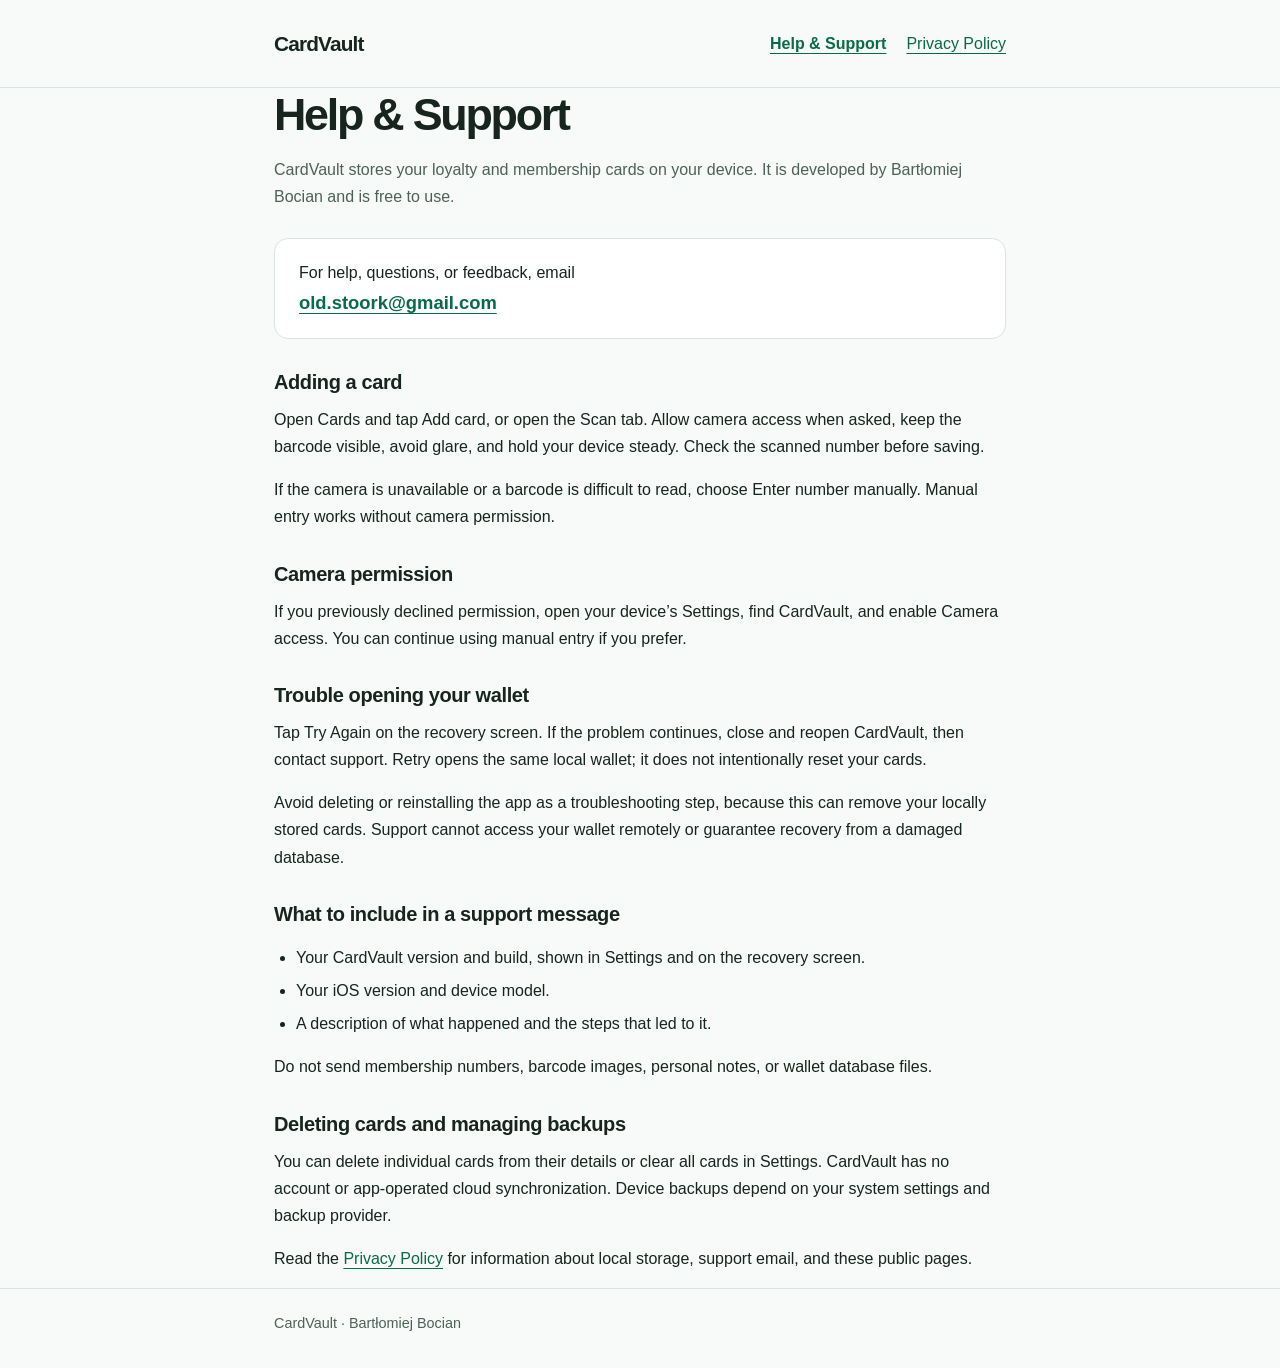
<file: cardvault/index.html>
<!doctype html>
<html lang="en">
<head>
  <meta charset="utf-8">
  <meta name="viewport" content="width=device-width, initial-scale=1">
  <meta name="description" content="Get help with CardVault, the local loyalty-card wallet for iPhone and iPad. Contact developer Bartłomiej Bocian.">
  <meta name="color-scheme" content="light dark">
  <title>CardVault · Help &amp; Support</title>
  <link rel="icon" type="image/svg+xml" href="data:image/svg+xml,%3Csvg xmlns='http://www.w3.org/2000/svg' viewBox='0 0 32 32'%3E%3Crect width='32' height='32' rx='8' fill='%230b7e55'/%3E%3Crect x='6' y='9' width='20' height='14' rx='3' fill='none' stroke='white' stroke-width='2'/%3E%3Cpath d='M7 14h18M10 19h5' stroke='white' stroke-width='2'/%3E%3C/svg%3E">
  <style>
    :root { color-scheme: light dark; --bg: #f7faf8; --panel: #fff; --ink: #17251e; --muted: #4d6256; --line: #d9e4dd; --accent: #086b47; }
    * { box-sizing: border-box; }
    body { margin: 0; background: var(--bg); color: var(--ink); font: 1rem/1.7 -apple-system, BlinkMacSystemFont, "Segoe UI", sans-serif; }
    .wrap { max-width: 780px; margin: auto; padding: 0 24px; }
    header { border-bottom: 1px solid var(--line); }
    header .wrap { display: flex; align-items: center; justify-content: space-between; flex-wrap: wrap; gap: 12px 24px; padding-top: 22px; padding-bottom: 22px; }
    .brand { font-size: 1.3rem; font-weight: 750; letter-spacing: -.04em; color: var(--ink); text-decoration: none; }
    nav { display: flex; gap: 20px; flex-wrap: wrap; }
    a { color: var(--accent); text-underline-offset: 4px; overflow-wrap: anywhere; }
    a:focus-visible { outline: 3px solid var(--accent); outline-offset: 5px; border-radius: 3px; }
    nav a { display: inline-block; padding: 8px 0; }
    nav a[aria-current] { font-weight: 700; }
    main { padding-top: 42px; padding-bottom: 48px; }
    h1 { font-size: clamp(2rem, 6vw, 2.8rem); line-height: 1.2; letter-spacing: -.05em; margin: 0 0 14px; }
    h2 { font-size: 1.25rem; line-height: 1.35; letter-spacing: -.02em; margin: 30px 0 10px; }
    p { margin: 10px 0 16px; }
    .intro { color: var(--muted); }
    .contact { background: var(--panel); border: 1px solid var(--line); border-radius: 14px; padding: 20px 24px; margin: 28px 0; }
    .contact p { margin: 0; }
    .contact a { font-size: 1.15rem; font-weight: 650; }
    ul { padding-left: 22px; }
    li { margin: 6px 0; }
    footer { border-top: 1px solid var(--line); padding: 22px 0 32px; color: var(--muted); font-size: .9rem; }
    footer p { margin: 0; }
    @media (max-width: 480px) { .wrap { padding-left: 20px; padding-right: 20px; } main { padding-top: 30px; } .contact { padding: 18px; } }
    @media (prefers-color-scheme: dark) { :root { --bg: #101813; --panel: #17231b; --ink: #edf5ef; --muted: #b5c9bc; --line: #34473a; --accent: #76e0b0; } }
  </style>
</head>
<body>
  <header>
    <div class="wrap">
      <a class="brand" href="./">CardVault</a>
      <nav aria-label="Main navigation">
        <a href="./" aria-current="page">Help &amp; Support</a>
        <a href="privacy.html">Privacy Policy</a>
      </nav>
    </div>
  </header>
  <main class="wrap">
    <h1>Help &amp; Support</h1>
    <p class="intro">CardVault stores your loyalty and membership cards on your device. It is developed by Bartłomiej Bocian and is free to use.</p>
    <div class="contact">
      <p>For help, questions, or feedback, email</p>
      <p><a href="mailto:old.stoork@gmail.com">old.stoork@gmail.com</a></p>
    </div>
    <section aria-labelledby="add-card">
      <h2 id="add-card">Adding a card</h2>
      <p>Open Cards and tap Add card, or open the Scan tab. Allow camera access when asked, keep the barcode visible, avoid glare, and hold your device steady. Check the scanned number before saving.</p>
      <p>If the camera is unavailable or a barcode is difficult to read, choose Enter number manually. Manual entry works without camera permission.</p>
    </section>
    <section aria-labelledby="camera">
      <h2 id="camera">Camera permission</h2>
      <p>If you previously declined permission, open your device’s Settings, find CardVault, and enable Camera access. You can continue using manual entry if you prefer.</p>
    </section>
    <section aria-labelledby="wallet">
      <h2 id="wallet">Trouble opening your wallet</h2>
      <p>Tap Try Again on the recovery screen. If the problem continues, close and reopen CardVault, then contact support. Retry opens the same local wallet; it does not intentionally reset your cards.</p>
      <p>Avoid deleting or reinstalling the app as a troubleshooting step, because this can remove your locally stored cards. Support cannot access your wallet remotely or guarantee recovery from a damaged database.</p>
    </section>
    <section aria-labelledby="report">
      <h2 id="report">What to include in a support message</h2>
      <ul>
        <li>Your CardVault version and build, shown in Settings and on the recovery screen.</li>
        <li>Your iOS version and device model.</li>
        <li>A description of what happened and the steps that led to it.</li>
      </ul>
      <p>Do not send membership numbers, barcode images, personal notes, or wallet database files.</p>
    </section>
    <section aria-labelledby="delete">
      <h2 id="delete">Deleting cards and managing backups</h2>
      <p>You can delete individual cards from their details or clear all cards in Settings. CardVault has no account or app-operated cloud synchronization. Device backups depend on your system settings and backup provider.</p>
      <p>Read the <a href="privacy.html">Privacy Policy</a> for information about local storage, support email, and these public pages.</p>
    </section>
  </main>
  <footer><div class="wrap"><p>CardVault · Bartłomiej Bocian</p></div></footer>
</body>
</html>
</file>
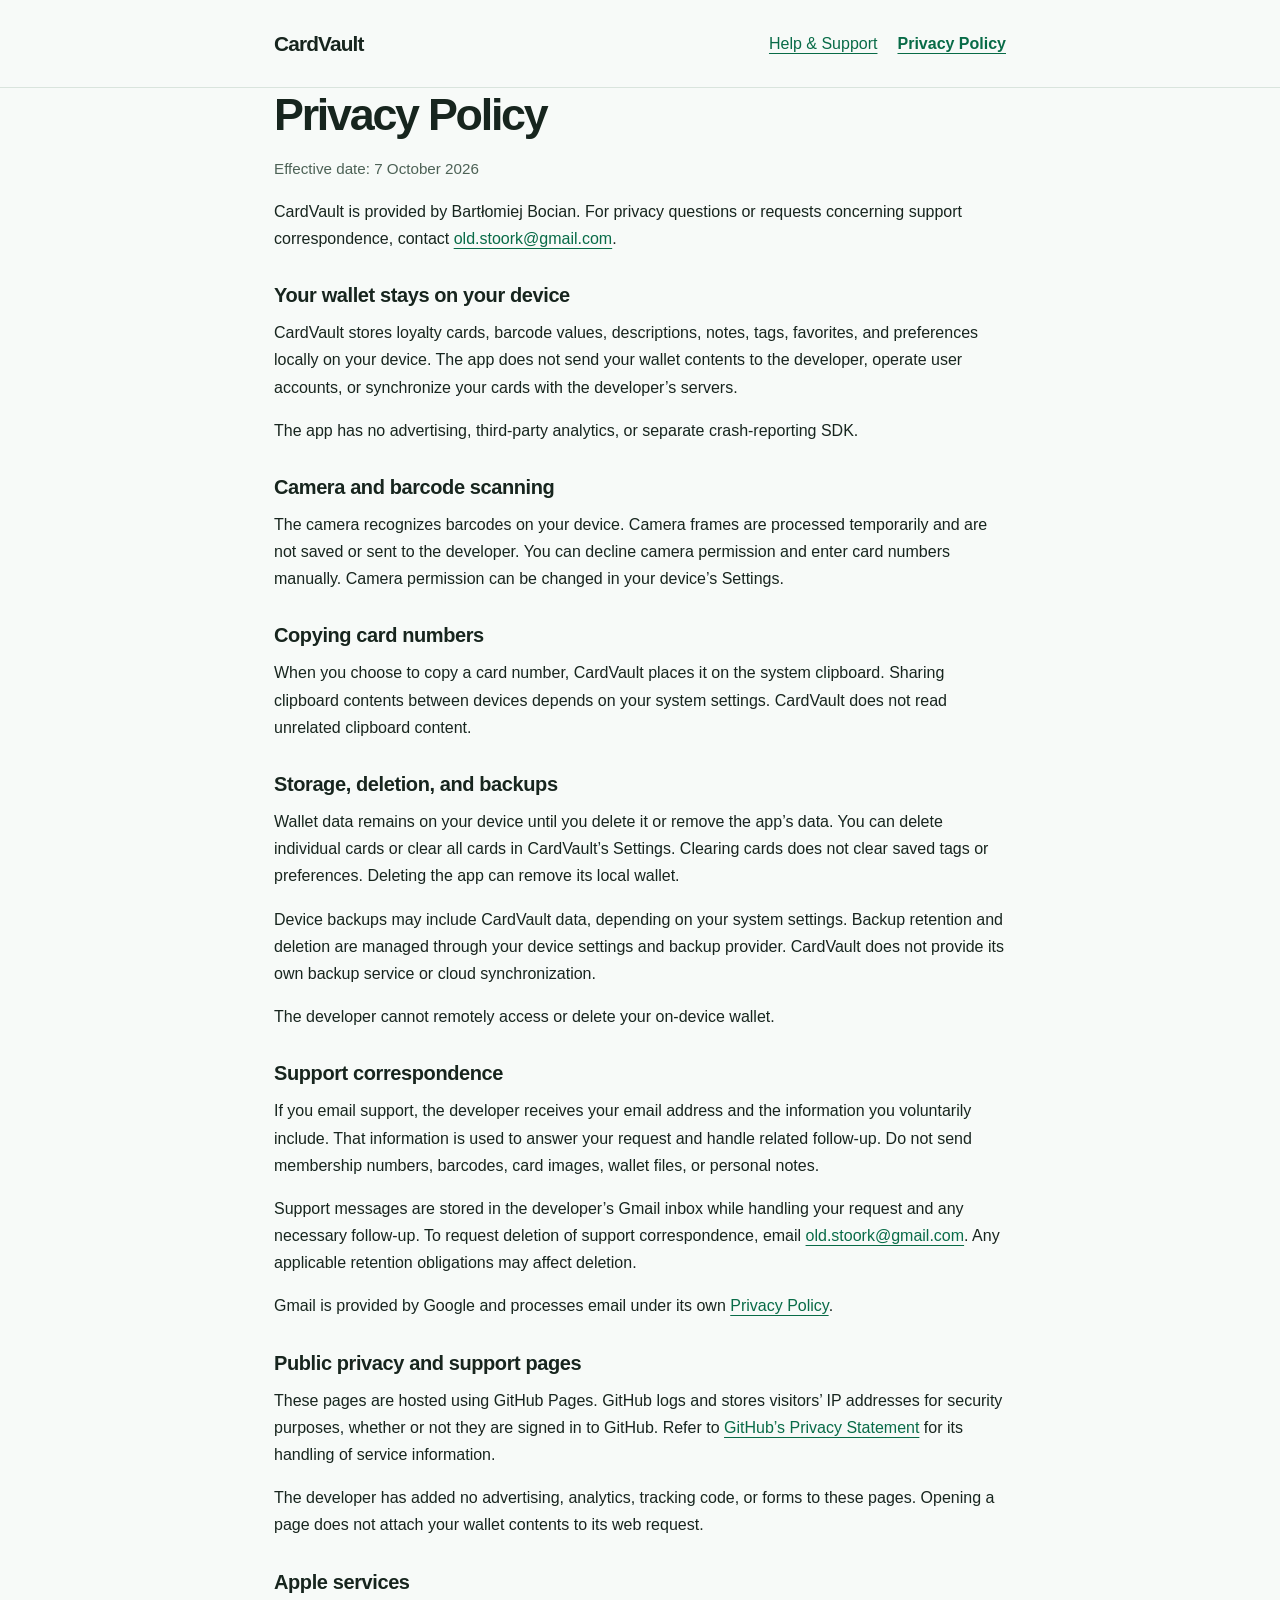
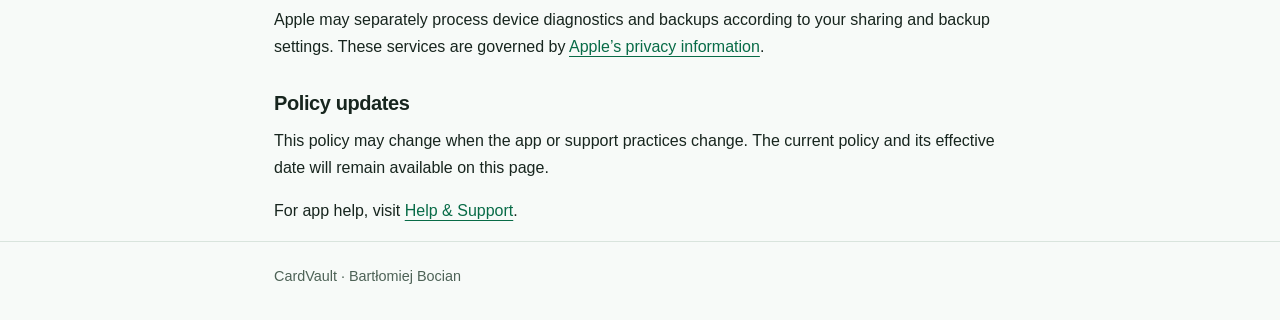
<file: cardvault/privacy.html>
<!doctype html>
<html lang="en">
<head>
  <meta charset="utf-8">
  <meta name="viewport" content="width=device-width, initial-scale=1">
  <meta name="description" content="CardVault privacy policy: local wallet storage, on-device barcode scanning, support correspondence, and website hosting.">
  <meta name="color-scheme" content="light dark">
  <title>CardVault · Privacy Policy</title>
  <link rel="icon" type="image/svg+xml" href="data:image/svg+xml,%3Csvg xmlns='http://www.w3.org/2000/svg' viewBox='0 0 32 32'%3E%3Crect width='32' height='32' rx='8' fill='%230b7e55'/%3E%3Crect x='6' y='9' width='20' height='14' rx='3' fill='none' stroke='white' stroke-width='2'/%3E%3Cpath d='M7 14h18M10 19h5' stroke='white' stroke-width='2'/%3E%3C/svg%3E">
  <style>
    :root { color-scheme: light dark; --bg: #f7faf8; --ink: #17251e; --muted: #4d6256; --line: #d9e4dd; --accent: #086b47; }
    * { box-sizing: border-box; }
    body { margin: 0; background: var(--bg); color: var(--ink); font: 1rem/1.7 -apple-system, BlinkMacSystemFont, "Segoe UI", sans-serif; }
    .wrap { max-width: 780px; margin: auto; padding: 0 24px; }
    header { border-bottom: 1px solid var(--line); }
    header .wrap { display: flex; align-items: center; justify-content: space-between; flex-wrap: wrap; gap: 12px 24px; padding-top: 22px; padding-bottom: 22px; }
    .brand { font-size: 1.3rem; font-weight: 750; letter-spacing: -.04em; color: var(--ink); text-decoration: none; }
    nav { display: flex; gap: 20px; flex-wrap: wrap; }
    a { color: var(--accent); text-underline-offset: 4px; overflow-wrap: anywhere; }
    a:focus-visible { outline: 3px solid var(--accent); outline-offset: 5px; border-radius: 3px; }
    nav a { display: inline-block; padding: 8px 0; }
    nav a[aria-current] { font-weight: 700; }
    main { padding-top: 42px; padding-bottom: 48px; }
    h1 { font-size: clamp(2rem, 6vw, 2.8rem); line-height: 1.2; letter-spacing: -.05em; margin: 0 0 14px; }
    h2 { font-size: 1.25rem; line-height: 1.35; letter-spacing: -.02em; margin: 30px 0 10px; }
    p { margin: 10px 0 16px; }
    .date { color: var(--muted); font-size: .95rem; }
    footer { border-top: 1px solid var(--line); padding: 22px 0 32px; color: var(--muted); font-size: .9rem; }
    footer p { margin: 0; }
    @media (max-width: 480px) { .wrap { padding-left: 20px; padding-right: 20px; } main { padding-top: 30px; } }
    @media (prefers-color-scheme: dark) { :root { --bg: #101813; --ink: #edf5ef; --muted: #b5c9bc; --line: #34473a; --accent: #76e0b0; } }
  </style>
</head>
<body>
  <header>
    <div class="wrap">
      <a class="brand" href="./">CardVault</a>
      <nav aria-label="Main navigation">
        <a href="./">Help &amp; Support</a>
        <a href="privacy.html" aria-current="page">Privacy Policy</a>
      </nav>
    </div>
  </header>
  <main class="wrap">
    <h1>Privacy Policy</h1>
    <p class="date">Effective date: <time datetime="2026-10-07">7 October 2026</time></p>
    <p>CardVault is provided by Bartłomiej Bocian. For privacy questions or requests concerning support correspondence, contact <a href="mailto:old.stoork@gmail.com">old.stoork@gmail.com</a>.</p>
    <section aria-labelledby="local">
      <h2 id="local">Your wallet stays on your device</h2>
      <p>CardVault stores loyalty cards, barcode values, descriptions, notes, tags, favorites, and preferences locally on your device. The app does not send your wallet contents to the developer, operate user accounts, or synchronize your cards with the developer’s servers.</p>
      <p>The app has no advertising, third-party analytics, or separate crash-reporting SDK.</p>
    </section>
    <section aria-labelledby="camera">
      <h2 id="camera">Camera and barcode scanning</h2>
      <p>The camera recognizes barcodes on your device. Camera frames are processed temporarily and are not saved or sent to the developer. You can decline camera permission and enter card numbers manually. Camera permission can be changed in your device’s Settings.</p>
    </section>
    <section aria-labelledby="clipboard">
      <h2 id="clipboard">Copying card numbers</h2>
      <p>When you choose to copy a card number, CardVault places it on the system clipboard. Sharing clipboard contents between devices depends on your system settings. CardVault does not read unrelated clipboard content.</p>
    </section>
    <section aria-labelledby="retention">
      <h2 id="retention">Storage, deletion, and backups</h2>
      <p>Wallet data remains on your device until you delete it or remove the app’s data. You can delete individual cards or clear all cards in CardVault’s Settings. Clearing cards does not clear saved tags or preferences. Deleting the app can remove its local wallet.</p>
      <p>Device backups may include CardVault data, depending on your system settings. Backup retention and deletion are managed through your device settings and backup provider. CardVault does not provide its own backup service or cloud synchronization.</p>
      <p>The developer cannot remotely access or delete your on-device wallet.</p>
    </section>
    <section aria-labelledby="email">
      <h2 id="email">Support correspondence</h2>
      <p>If you email support, the developer receives your email address and the information you voluntarily include. That information is used to answer your request and handle related follow-up. Do not send membership numbers, barcodes, card images, wallet files, or personal notes.</p>
      <p>Support messages are stored in the developer’s Gmail inbox while handling your request and any necessary follow-up. To request deletion of support correspondence, email <a href="mailto:old.stoork@gmail.com">old.stoork@gmail.com</a>. Any applicable retention obligations may affect deletion.</p>
      <p>Gmail is provided by Google and processes email under its own <a href="https://policies.google.com/privacy">Privacy Policy</a>.</p>
    </section>
    <section aria-labelledby="website">
      <h2 id="website">Public privacy and support pages</h2>
      <p>These pages are hosted using GitHub Pages. GitHub logs and stores visitors’ IP addresses for security purposes, whether or not they are signed in to GitHub. Refer to <a href="https://docs.github.com/en/site-policy/privacy-policies/github-general-privacy-statement">GitHub’s Privacy Statement</a> for its handling of service information.</p>
      <p>The developer has added no advertising, analytics, tracking code, or forms to these pages. Opening a page does not attach your wallet contents to its web request.</p>
    </section>
    <section aria-labelledby="apple">
      <h2 id="apple">Apple services</h2>
      <p>Apple may separately process device diagnostics and backups according to your sharing and backup settings. These services are governed by <a href="https://www.apple.com/legal/privacy/">Apple’s privacy information</a>.</p>
    </section>
    <section aria-labelledby="updates">
      <h2 id="updates">Policy updates</h2>
      <p>This policy may change when the app or support practices change. The current policy and its effective date will remain available on this page.</p>
      <p>For app help, visit <a href="./">Help &amp; Support</a>.</p>
    </section>
  </main>
  <footer><div class="wrap"><p>CardVault · Bartłomiej Bocian</p></div></footer>
</body>
</html>
</file>
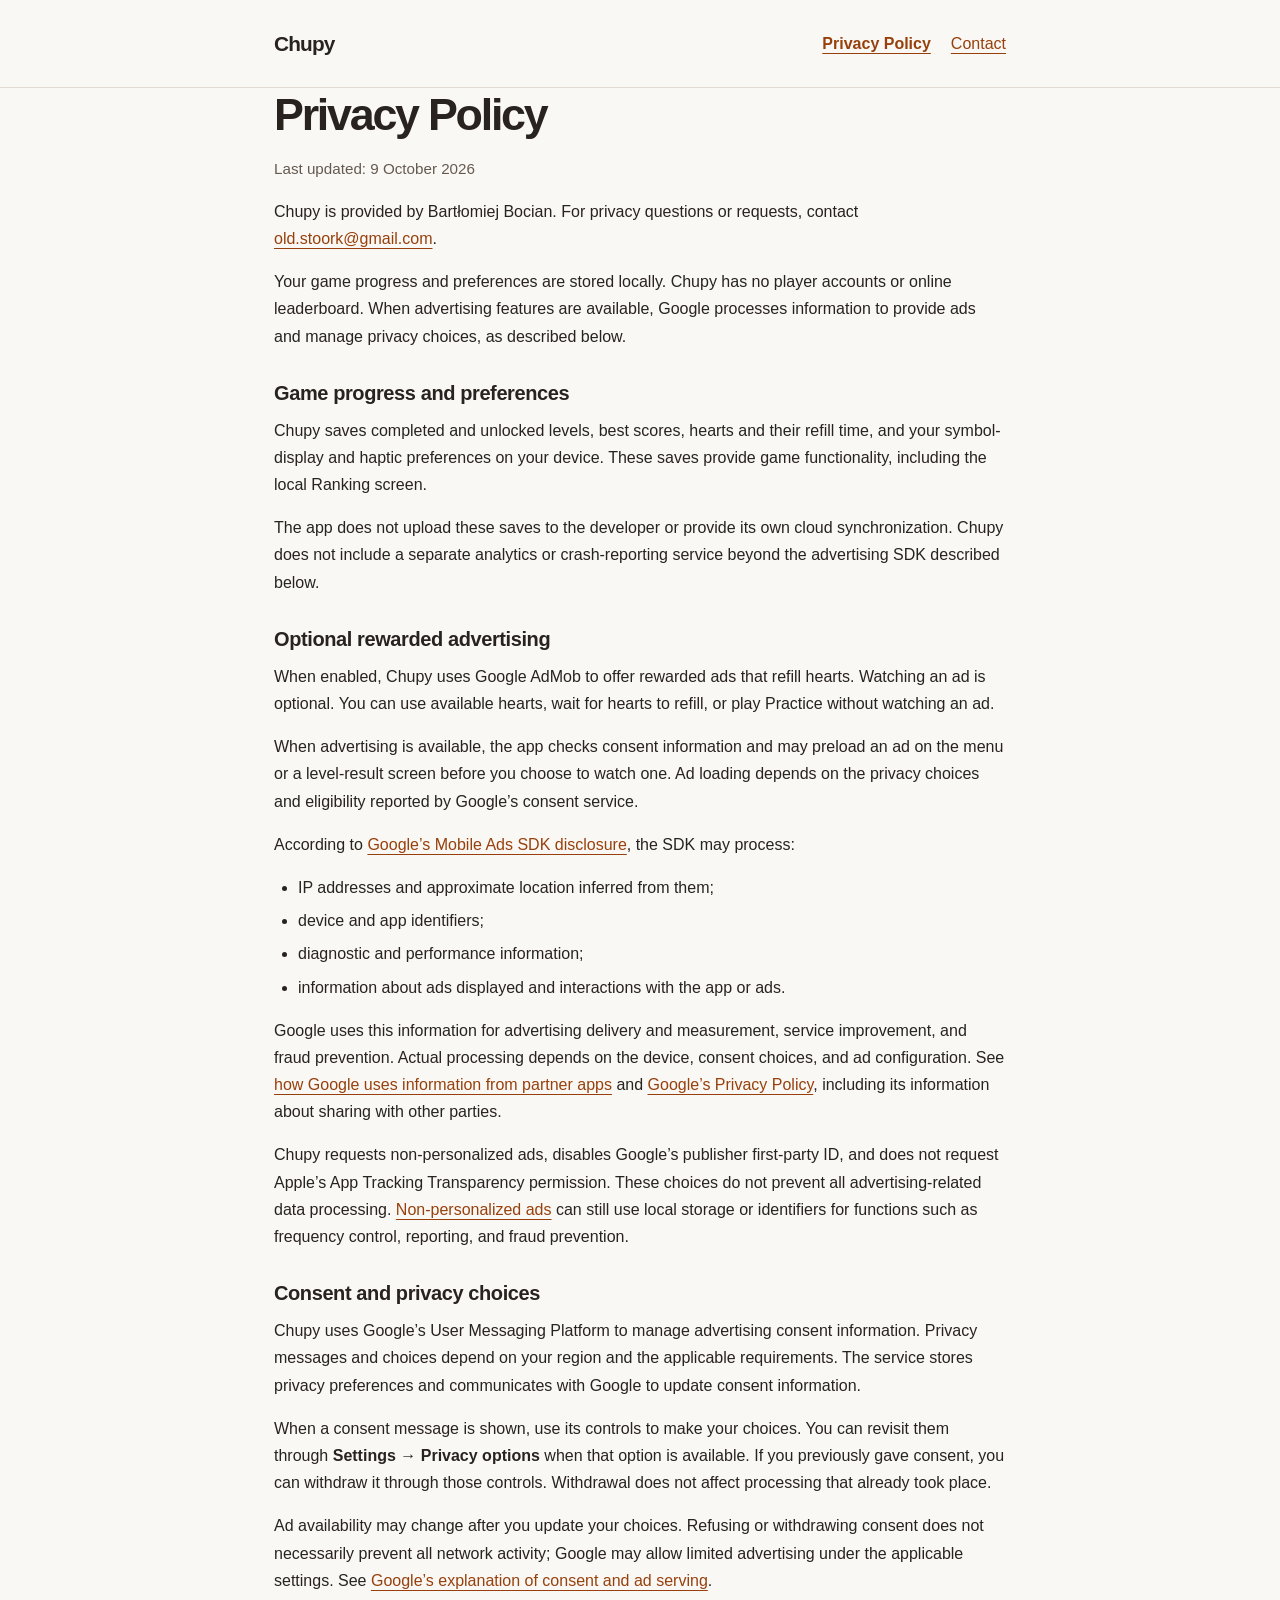
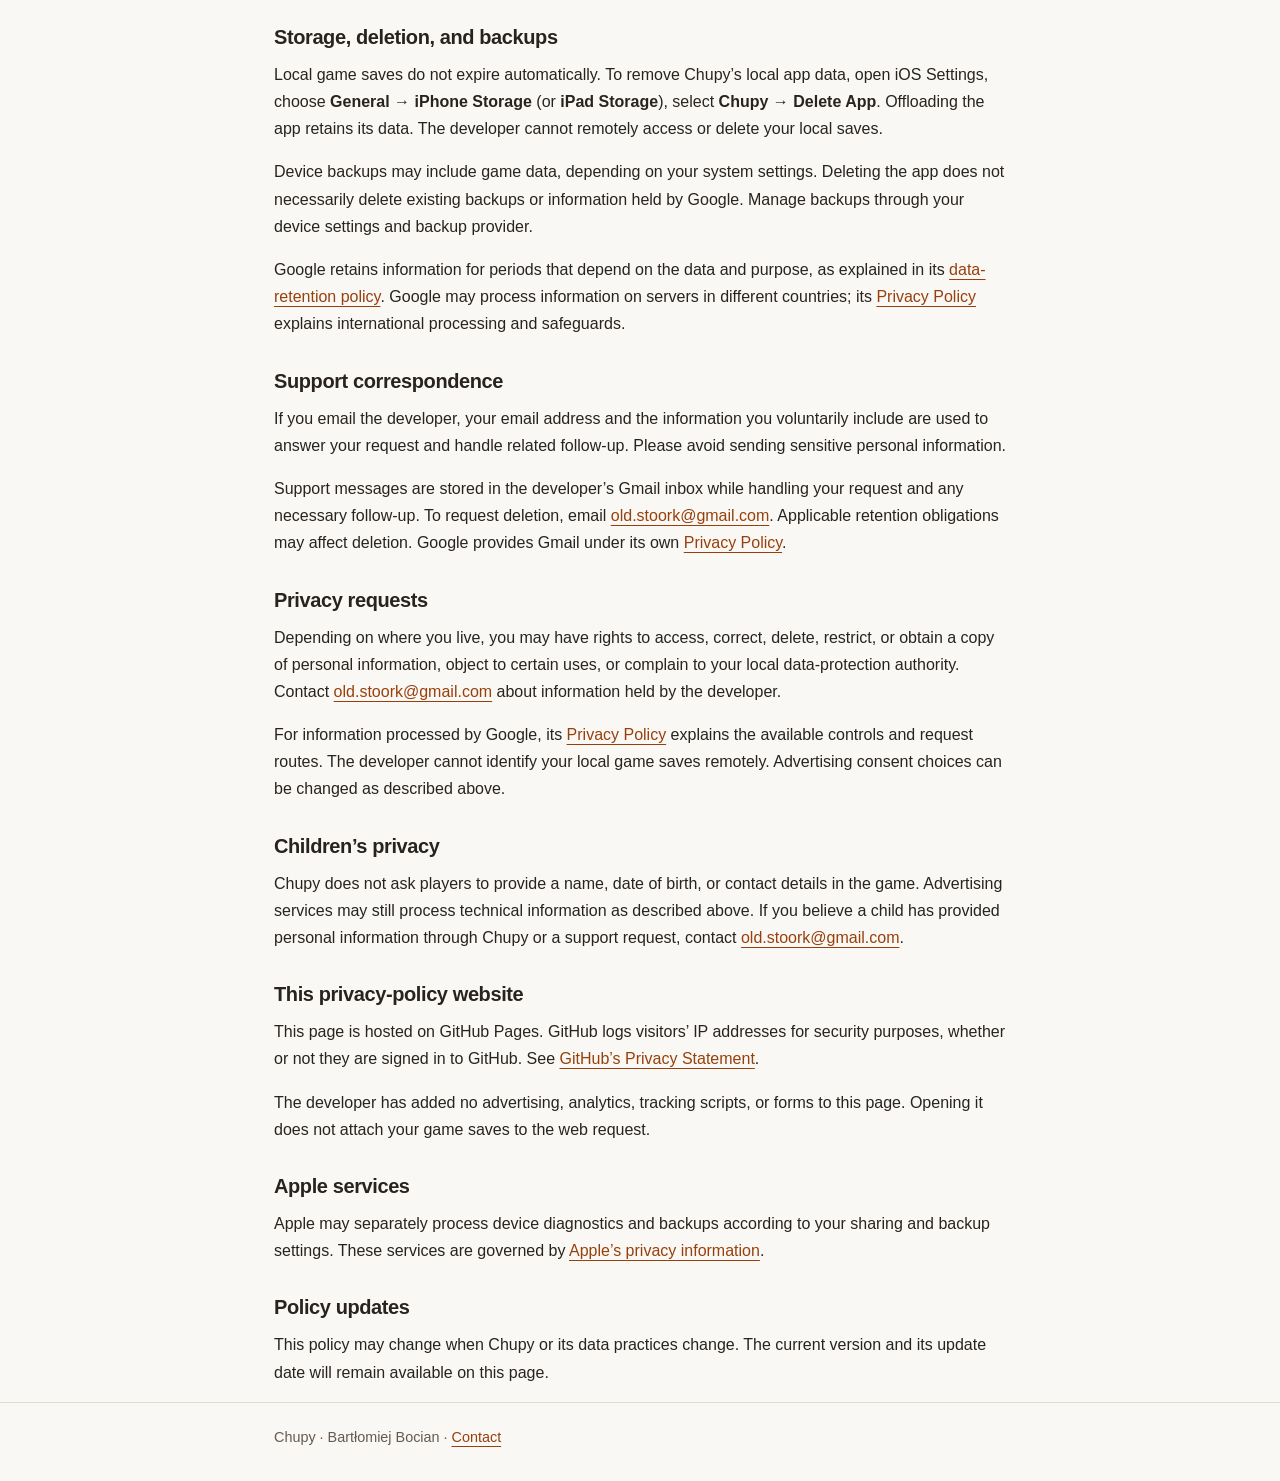
<file: chupy/privacy.html>
<!doctype html>
<html lang="en">
<head>
  <meta charset="utf-8">
  <meta name="viewport" content="width=device-width, initial-scale=1">
  <meta name="description" content="Chupy privacy policy: local game saves, optional rewarded ads, privacy choices, support, and website hosting.">
  <meta name="color-scheme" content="light dark">
  <title>Chupy · Privacy Policy</title>
  <link rel="canonical" href="https://bartlomiejbocian.github.io/chupy/privacy.html">
  <link rel="icon" type="image/svg+xml" href="data:image/svg+xml,%3Csvg xmlns='http://www.w3.org/2000/svg' viewBox='0 0 32 32'%3E%3Ccircle cx='11' cy='11' r='8' fill='%23d6641a'/%3E%3Ccircle cx='23' cy='16' r='7' fill='%232b805d'/%3E%3Ccircle cx='12' cy='24' r='7' fill='%233c70bd'/%3E%3C/svg%3E">
  <style>
    :root { color-scheme: light dark; --bg: #faf8f5; --ink: #28231e; --muted: #655a50; --line: #e3dbd2; --accent: #97400c; }
    * { box-sizing: border-box; }
    body { margin: 0; background: var(--bg); color: var(--ink); font: 1rem/1.7 -apple-system, BlinkMacSystemFont, "Segoe UI", sans-serif; }
    .wrap { max-width: 780px; margin: auto; padding: 0 24px; }
    .skip { position: absolute; top: -100px; left: 20px; padding: 10px 16px; background: var(--bg); z-index: 1; }
    .skip:focus { top: 8px; }
    header { border-bottom: 1px solid var(--line); }
    header .wrap { display: flex; align-items: center; justify-content: space-between; flex-wrap: wrap; gap: 12px 24px; padding-top: 22px; padding-bottom: 22px; }
    .brand { font-size: 1.3rem; font-weight: 750; letter-spacing: -.04em; }
    nav { display: flex; gap: 20px; flex-wrap: wrap; }
    a { color: var(--accent); text-underline-offset: 4px; overflow-wrap: anywhere; }
    a:focus-visible { outline: 3px solid var(--accent); outline-offset: 5px; border-radius: 3px; }
    nav a { display: inline-block; padding: 8px 0; }
    nav a[aria-current] { font-weight: 700; }
    main { padding-top: 42px; padding-bottom: 48px; }
    h1 { font-size: clamp(2rem, 6vw, 2.8rem); line-height: 1.2; letter-spacing: -.05em; margin: 0 0 14px; }
    h2 { font-size: 1.25rem; line-height: 1.35; letter-spacing: -.02em; margin: 30px 0 10px; }
    p { margin: 10px 0 16px; }
    ul { padding-left: 24px; }
    li { margin-bottom: 6px; }
    .date { color: var(--muted); font-size: .95rem; }
    footer { border-top: 1px solid var(--line); padding: 22px 0 32px; color: var(--muted); font-size: .9rem; }
    footer p { margin: 0; }
    @media (max-width: 480px) { .wrap { padding-left: 20px; padding-right: 20px; } main { padding-top: 30px; } }
    @media (prefers-color-scheme: dark) { :root { --bg: #181512; --ink: #f5eee7; --muted: #c8b9ab; --line: #493d32; --accent: #ffb47d; } }
    @media print { .skip, nav { display: none; } :root { --bg: white; --ink: black; --muted: #333; --line: #ccc; --accent: black; } }
  </style>
</head>
<body>
  <a class="skip" href="#main">Skip to content</a>
  <header>
    <div class="wrap">
      <span class="brand">Chupy</span>
      <nav aria-label="Main navigation">
        <a href="privacy.html" aria-current="page">Privacy Policy</a>
        <a href="mailto:old.stoork@gmail.com">Contact</a>
      </nav>
    </div>
  </header>
  <main id="main" class="wrap">
    <h1>Privacy Policy</h1>
    <p class="date">Last updated: <time datetime="2026-10-09">9 October 2026</time></p>
    <p>Chupy is provided by Bartłomiej Bocian. For privacy questions or requests, contact <a href="mailto:old.stoork@gmail.com">old.stoork@gmail.com</a>.</p>
    <p>Your game progress and preferences are stored locally. Chupy has no player accounts or online leaderboard. When advertising features are available, Google processes information to provide ads and manage privacy choices, as described below.</p>

    <section aria-labelledby="saves">
      <h2 id="saves">Game progress and preferences</h2>
      <p>Chupy saves completed and unlocked levels, best scores, hearts and their refill time, and your symbol-display and haptic preferences on your device. These saves provide game functionality, including the local Ranking screen.</p>
      <p>The app does not upload these saves to the developer or provide its own cloud synchronization. Chupy does not include a separate analytics or crash-reporting service beyond the advertising SDK described below.</p>
    </section>

    <section aria-labelledby="ads">
      <h2 id="ads">Optional rewarded advertising</h2>
      <p>When enabled, Chupy uses Google AdMob to offer rewarded ads that refill hearts. Watching an ad is optional. You can use available hearts, wait for hearts to refill, or play Practice without watching an ad.</p>
      <p>When advertising is available, the app checks consent information and may preload an ad on the menu or a level-result screen before you choose to watch one. Ad loading depends on the privacy choices and eligibility reported by Google’s consent service.</p>
      <p>According to <a href="https://developers.google.com/admob/ios/privacy/data-disclosure">Google’s Mobile Ads SDK disclosure</a>, the SDK may process:</p>
      <ul>
        <li>IP addresses and approximate location inferred from them;</li>
        <li>device and app identifiers;</li>
        <li>diagnostic and performance information;</li>
        <li>information about ads displayed and interactions with the app or ads.</li>
      </ul>
      <p>Google uses this information for advertising delivery and measurement, service improvement, and fraud prevention. Actual processing depends on the device, consent choices, and ad configuration. See <a href="https://policies.google.com/technologies/partner-sites">how Google uses information from partner apps</a> and <a href="https://policies.google.com/privacy">Google’s Privacy Policy</a>, including its information about sharing with other parties.</p>
      <p>Chupy requests non-personalized ads, disables Google’s publisher first-party ID, and does not request Apple’s App Tracking Transparency permission. These choices do not prevent all advertising-related data processing. <a href="https://support.google.com/admob/answer/7676680?hl=en">Non-personalized ads</a> can still use local storage or identifiers for functions such as frequency control, reporting, and fraud prevention.</p>
    </section>

    <section aria-labelledby="choices">
      <h2 id="choices">Consent and privacy choices</h2>
      <p>Chupy uses Google’s User Messaging Platform to manage advertising consent information. Privacy messages and choices depend on your region and the applicable requirements. The service stores privacy preferences and communicates with Google to update consent information.</p>
      <p>When a consent message is shown, use its controls to make your choices. You can revisit them through <strong>Settings → Privacy options</strong> when that option is available. If you previously gave consent, you can withdraw it through those controls. Withdrawal does not affect processing that already took place.</p>
      <p>Ad availability may change after you update your choices. Refusing or withdrawing consent does not necessarily prevent all network activity; Google may allow limited advertising under the applicable settings. See <a href="https://support.google.com/admob/answer/9760862?hl=en">Google’s explanation of consent and ad serving</a>.</p>
    </section>

    <section aria-labelledby="retention">
      <h2 id="retention">Storage, deletion, and backups</h2>
      <p>Local game saves do not expire automatically. To remove Chupy’s local app data, open iOS Settings, choose <strong>General → iPhone Storage</strong> (or <strong>iPad Storage</strong>), select <strong>Chupy → Delete App</strong>. Offloading the app retains its data. The developer cannot remotely access or delete your local saves.</p>
      <p>Device backups may include game data, depending on your system settings. Deleting the app does not necessarily delete existing backups or information held by Google. Manage backups through your device settings and backup provider.</p>
      <p>Google retains information for periods that depend on the data and purpose, as explained in its <a href="https://policies.google.com/technologies/retention">data-retention policy</a>. Google may process information on servers in different countries; its <a href="https://policies.google.com/privacy">Privacy Policy</a> explains international processing and safeguards.</p>
    </section>

    <section aria-labelledby="support">
      <h2 id="support">Support correspondence</h2>
      <p>If you email the developer, your email address and the information you voluntarily include are used to answer your request and handle related follow-up. Please avoid sending sensitive personal information.</p>
      <p>Support messages are stored in the developer’s Gmail inbox while handling your request and any necessary follow-up. To request deletion, email <a href="mailto:old.stoork@gmail.com">old.stoork@gmail.com</a>. Applicable retention obligations may affect deletion. Google provides Gmail under its own <a href="https://policies.google.com/privacy">Privacy Policy</a>.</p>
    </section>

    <section aria-labelledby="rights">
      <h2 id="rights">Privacy requests</h2>
      <p>Depending on where you live, you may have rights to access, correct, delete, restrict, or obtain a copy of personal information, object to certain uses, or complain to your local data-protection authority. Contact <a href="mailto:old.stoork@gmail.com">old.stoork@gmail.com</a> about information held by the developer.</p>
      <p>For information processed by Google, its <a href="https://policies.google.com/privacy">Privacy Policy</a> explains the available controls and request routes. The developer cannot identify your local game saves remotely. Advertising consent choices can be changed as described above.</p>
    </section>

    <section aria-labelledby="children">
      <h2 id="children">Children’s privacy</h2>
      <p>Chupy does not ask players to provide a name, date of birth, or contact details in the game. Advertising services may still process technical information as described above. If you believe a child has provided personal information through Chupy or a support request, contact <a href="mailto:old.stoork@gmail.com">old.stoork@gmail.com</a>.</p>
    </section>

    <section aria-labelledby="website">
      <h2 id="website">This privacy-policy website</h2>
      <p>This page is hosted on GitHub Pages. GitHub logs visitors’ IP addresses for security purposes, whether or not they are signed in to GitHub. See <a href="https://docs.github.com/en/site-policy/privacy-policies/github-general-privacy-statement">GitHub’s Privacy Statement</a>.</p>
      <p>The developer has added no advertising, analytics, tracking scripts, or forms to this page. Opening it does not attach your game saves to the web request.</p>
    </section>

    <section aria-labelledby="apple">
      <h2 id="apple">Apple services</h2>
      <p>Apple may separately process device diagnostics and backups according to your sharing and backup settings. These services are governed by <a href="https://www.apple.com/legal/privacy/">Apple’s privacy information</a>.</p>
    </section>

    <section aria-labelledby="updates">
      <h2 id="updates">Policy updates</h2>
      <p>This policy may change when Chupy or its data practices change. The current version and its update date will remain available on this page.</p>
    </section>
  </main>
  <footer><div class="wrap"><p>Chupy · Bartłomiej Bocian · <a href="mailto:old.stoork@gmail.com">Contact</a></p></div></footer>
</body>
</html>
</file>
